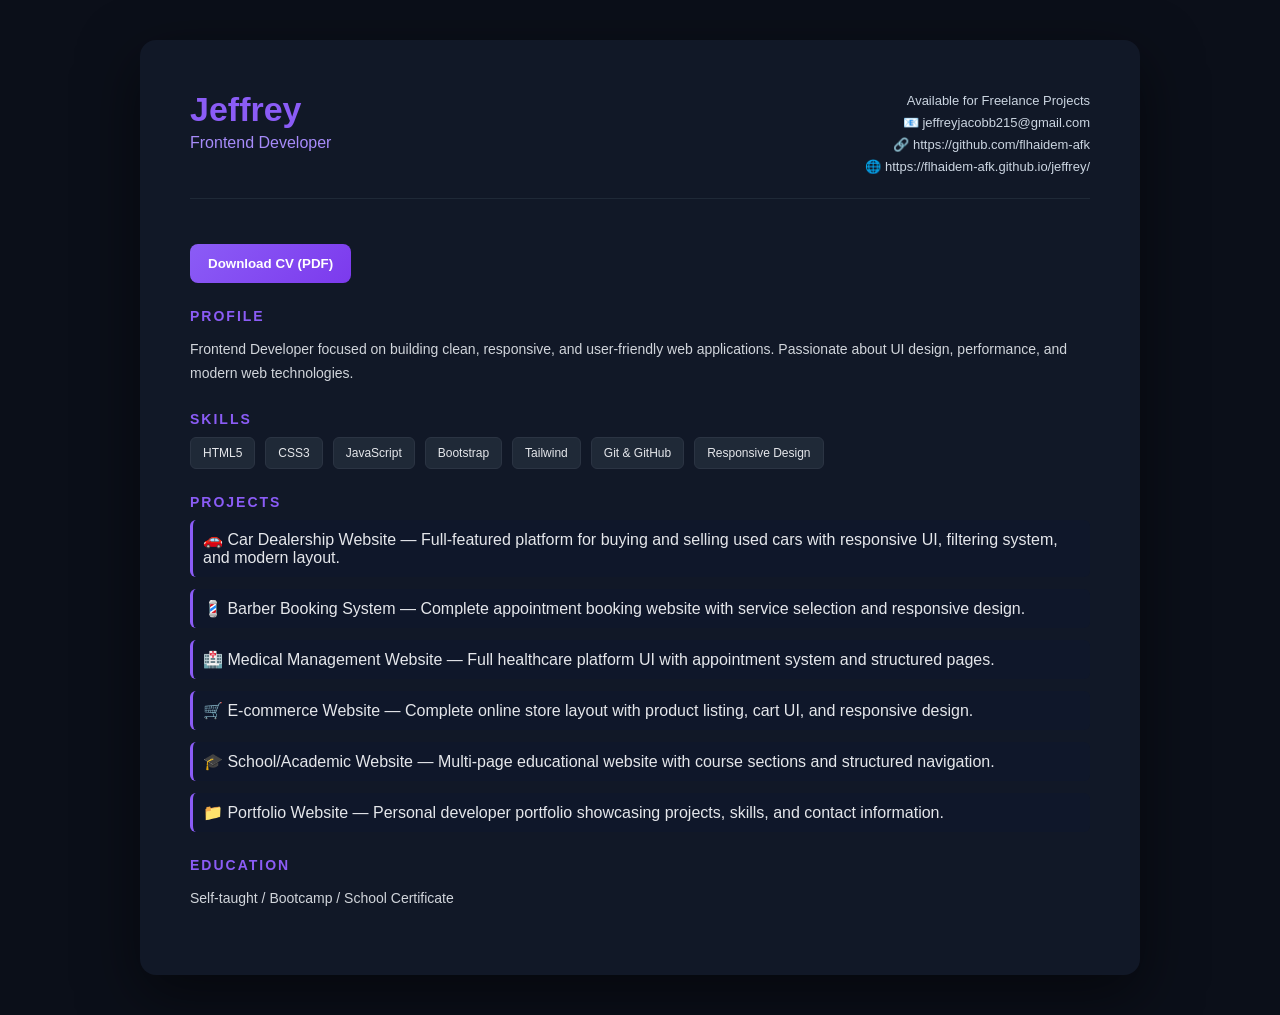
<file: cv.html>
<!DOCTYPE html>
<html lang="en">
<head>
<meta charset="UTF-8">
<meta name="viewport" content="width=device-width, initial-scale=1.0">
<title>Professional CV</title>

<style>
    body {
        margin: 0;
        background: #0b0f19;
        font-family: 'Segoe UI', Arial, sans-serif;
        color: #e5e7eb;
    }

    .cv-container {
        max-width: 900px;
        margin: 40px auto;
        background: #111827;
        padding: 50px;
        border-radius: 16px;
        box-shadow: 0 20px 60px rgba(0,0,0,0.5);
    }

    /* HEADER */
    .header {
        display: flex;
        justify-content: space-between;
        flex-wrap: wrap;
        border-bottom: 1px solid #1f2937;
        padding-bottom: 20px;
        margin-bottom: 25px;
    }

    .name {
        font-size: 34px;
        font-weight: bold;
        color: #8b5cf6;
        margin: 0;
    }

    .role {
        color: #a78bfa;
        margin-top: 5px;
        font-size: 16px;
    }

    .contact {
        text-align: right;
        font-size: 13px;
        line-height: 1.7;
        color: #cbd5e1;
    }

    /* SECTION */
    .section {
        margin-top: 25px;
    }

    .section-title {
        font-size: 14px;
        letter-spacing: 2px;
        color: #8b5cf6;
        margin-bottom: 10px;
        font-weight: bold;
    }

    p {
        color: #d1d5db;
        line-height: 1.7;
        font-size: 14px;
    }

    /* SKILLS */
    .skills {
        display: flex;
        flex-wrap: wrap;
        gap: 10px;
    }

    .skill {
        background: #1f2937;
        padding: 8px 12px;
        border-radius: 6px;
        font-size: 12px;
        border: 1px solid #2b3443;
    }

    /* PROJECTS */
    .project {
        margin-bottom: 12px;
        padding: 10px;
        background: #0f172a;
        border-left: 3px solid #8b5cf6;
        border-radius: 6px;
    }

    /* BUTTON */
    .btn {
        display: inline-block;
        margin-top: 20px;
        padding: 12px 18px;
        background: linear-gradient(135deg, #8b5cf6, #7c3aed);
        color: white;
        text-decoration: none;
        border-radius: 8px;
        font-weight: 600;
        border: none;
        cursor: pointer;
        transition: 0.3s;
    }

    .btn:hover {
        transform: translateY(-2px);
        box-shadow: 0 10px 25px rgba(139, 92, 246, 0.3);
    }

    @media (max-width: 600px) {
        .header {
            flex-direction: column;
            text-align: left;
        }

        .contact {
            text-align: left;
            margin-top: 15px;
        }
    }
</style>

</head>

<body>

<div class="cv-container">

    <!-- HEADER -->
    <div class="header">
        <div>
            <h1 class="name">Jeffrey</h1>
            <div class="role">Frontend Developer</div>
        </div>

        <div class="contact">
           Available for Freelance Projects<br>
            📧 jeffreyjacobb215@gmail.com<br>
            🔗 https://github.com/flhaidem-afk <br>
            🌐 https://flhaidem-afk.github.io/jeffrey/
        </div>
    </div>

    <!-- BUTTON -->
    <button class="btn" onclick="window.print()">Download CV (PDF)</button>

    <!-- PROFILE -->
    <div class="section">
        <div class="section-title">PROFILE</div>
        <p>
            Frontend Developer focused on building clean, responsive, and user-friendly web applications.
            Passionate about UI design, performance, and modern web technologies.
        </p>
    </div>

    <!-- SKILLS -->
    <div class="section">
        <div class="section-title">SKILLS</div>
        <div class="skills">
            <div class="skill">HTML5</div>
            <div class="skill">CSS3</div>
            <div class="skill">JavaScript</div>
            <div class="skill">Bootstrap</div>
            <div class="skill">Tailwind</div>
            <div class="skill">Git & GitHub</div>
            <div class="skill">Responsive Design</div>
        </div>
    </div>

    <!-- PROJECTS -->
   <!-- PROJECTS -->
<div class="section">
    <div class="section-title">PROJECTS</div>

    <div class="project">
        🚗 Car Dealership Website — Full-featured platform for buying and selling used cars with responsive UI, filtering system, and modern layout.
    </div>

    <div class="project">
        💈 Barber Booking System — Complete appointment booking website with service selection and responsive design.
    </div>

    <div class="project">
        🏥 Medical Management Website — Full healthcare platform UI with appointment system and structured pages.
    </div>

    <div class="project">
        🛒 E-commerce Website — Complete online store layout with product listing, cart UI, and responsive design.
    </div>

    <div class="project">
        🎓 School/Academic Website — Multi-page educational website with course sections and structured navigation.
    </div>

    <div class="project">
        📁 Portfolio Website — Personal developer portfolio showcasing projects, skills, and contact information.
    </div>
</div>

    <!-- EDUCATION -->
    <div class="section">
        <div class="section-title">EDUCATION</div>
        <p>Self-taught / Bootcamp / School Certificate</p>
    </div>

</div>

</body>
</html>
</file>
